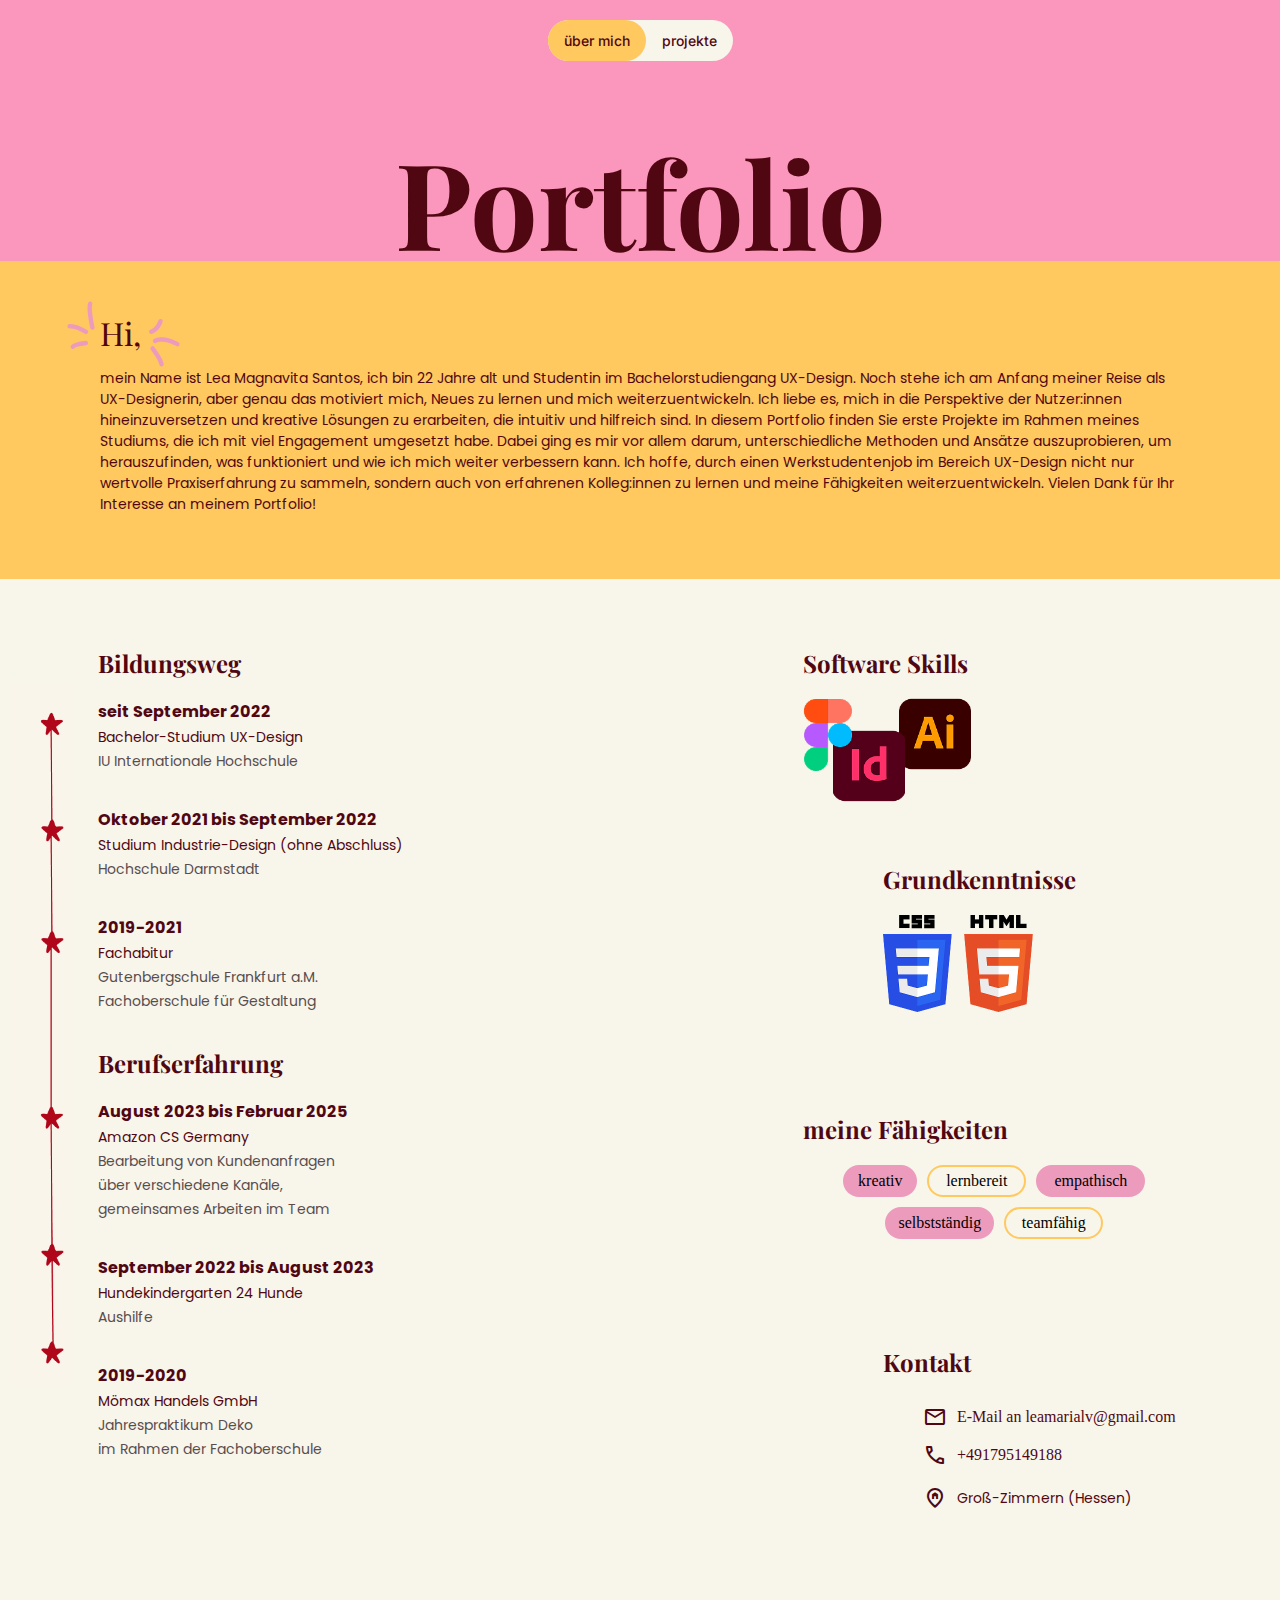
<file: index.html>
<!DOCTYPE html>
<html lang="de">

<head>
    <meta charset="UTF-8">
    <meta name="viewport" content="width=device-width, initial-scale=1.0">
    <title>Portfolio</title>
    <link rel="stylesheet"
        href="https://fonts.googleapis.com/css2?family=Material+Symbols+Outlined:opsz,wght,FILL,GRAD@20..48,100..700,0..1,-50..200&icon" />
    <link rel="preconnect" href="https://fonts.googleapis.com">
    <link rel="preconnect" href="https://fonts.gstatic.com" crossorigin>
    <link rel="preconnect" href="https://fonts.googleapis.com">
    <link rel="preconnect" href="https://fonts.gstatic.com" crossorigin>
    <link
        href="https://fonts.googleapis.com/css2?family=Inter:ital,opsz,wght@0,14..32,100..900;1,14..32,100..900&family=Playfair+Display:ital,wght@0,400..900;1,400..900&family=Poppins:ital,wght@0,100;0,200;0,300;0,400;0,500;0,600;0,700;0,800;0,900;1,100;1,200;1,300;1,400;1,500;1,600;1,700;1,800;1,900&display=swap"
        rel="stylesheet">
    
    <link rel="stylesheet" href="styles.css">


</head>

<body>
    <section class="header">
        <nav>
            <ul>
                <li><a href="index.html" class="active">über mich</a></li>
                <li><a href="projekte.html">projekte</a></li>
            </ul>
        </nav>
        <h1 id="portfolioheading">Portfolio</h1>
    </section>
    <main>
        
        <section class="anschreiben">
            <article class="hi-wrapper">
                <img id="scribblehi" src="images/scribble1.svg">
                <p class="hi">Hi,</p>
            </article>
        <details open>
            <summary id="ausklappen">klapp mich aus</summary>
            <p id="anschreiben1">mein Name ist Lea Magnavita Santos, ich bin 22 Jahre alt und Studentin im Bachelorstudiengang UX-Design.
                Noch
                stehe ich am Anfang meiner Reise als UX-Designerin, aber genau das motiviert mich, Neues zu lernen und
                mich
                weiterzuentwickeln.
                Ich liebe es, mich in die Perspektive der Nutzer:innen hineinzuversetzen und kreative Lösungen zu
                erarbeiten,
                die intuitiv und hilfreich sind.
                In diesem Portfolio finden Sie erste Projekte im Rahmen meines Studiums, die ich mit viel Engagement
                umgesetzt
                habe. Dabei ging es mir vor allem darum, unterschiedliche Methoden und Ansätze auszuprobieren, um
                herauszufinden, was funktioniert und wie ich mich weiter verbessern kann. Ich hoffe, durch einen
                Werkstudentenjob im Bereich UX-Design nicht nur wertvolle Praxiserfahrung zu sammeln, sondern auch von
                erfahrenen Kolleg:innen zu lernen und meine Fähigkeiten weiterzuentwickeln.
                Vielen Dank für Ihr Interesse an meinem Portfolio!</p>
        </details>
            
        </section>
        <section class="inhalt">
            
            
            <section class="lebenslauf">
                <img id="lebenslaufstrahl" src="images/Lebenslaufstrahl.png" alt="vertikale Linie mit Stichpunkten unterstützend zu den Lebenslaufeinträgen">
            <article class="lebenslaufcontent">
                <article id="bildungsweg">
                    <h2>Bildungsweg</h2>
                    <div class="studium2">
                        <h3>seit September 2022</h3>
                        <p>Bachelor-Studium UX-Design</p>
                        <p class="beschreibung">IU Internationale Hochschule</p>
                    </div>

                    <div class="studium1">
                        <h3>Oktober 2021 bis September 2022</h3>
                        <p>Studium Industrie-Design (ohne Abschluss)</p>
                        <p class="beschreibung">Hochschule Darmstadt</p>
                    </div>

                    <div class="fachabitur">
                        <h3>2019-2021</h3>
                        <p>Fachabitur</p>
                        <p class="beschreibung">Gutenbergschule Frankfurt a.M.</p>
                        <p class="beschreibung">Fachoberschule für Gestaltung</p>
                        
                    </div>
                </article>
                
                <article id="berufserfahrung">
                    <h2>Berufserfahrung</h2>

                    <div class="amazon">
                        <h3>August 2023 bis Februar 2025</h3>
                        <p>Amazon CS Germany</p>
                        <p class="beschreibung">Bearbeitung von Kundenanfragen</p>
                        <p class="beschreibung">über verschiedene Kanäle,</p>
                        <p class="beschreibung">gemeinsames Arbeiten im Team</p>
                    
                    </div>

                    <div class="hundekindergarten">
                        <h3>September 2022 bis August 2023</h3>
                        <p>Hundekindergarten 24 Hunde</p>
                        <p class="beschreibung">Aushilfe</p>
                    </div>

                    <div class="mömax">
                        <h3>2019-2020</h3>
                        <p>Mömax Handels GmbH</p>
                        <p class="beschreibung">Jahrespraktikum Deko</p>
                        <p class="beschreibung">im Rahmen der Fachoberschule</p>
                        
                    </div>
            </article>
                </article>
            
            </section>
            <section class="skills">

                <article class="softwareskills">
                    <h2>Software Skills</h2>
                <article class="softwarelogos">
                    <img id="figmalogo" src="images/figma_5968705 1.png" alt="Software-Skill: Figma">
                    <img id="indesignlogo" src="images/indesign_5968482 1.png" alt="Software-Skill: InDesign">
                    <img id="illustratorlogo" src="images/illustrator_5968472 1.png" alt="Software-Skill: Illustrator">
                </article>
                </article>

                <article class="grundkenntnisse">
                    <h2>Grundkenntnisse</h2>
                    <img src="images/470216 1.png" alt="Skill: html and css" width="150">
                </article>

                <article class="meinefähigkeiten">
                    <h2>meine Fähigkeiten</h2>
                    <div class="gesamteliste">
                        <ul class="skillsliste1">
                            <li class="kreativ">kreativ</li>
                            <li class="lernbereit">lernbereit</li>
                            <li class="empathisch">empathisch</li>
                        </ul>

                        <ul class=" skillsliste2">
                            <li class="selbstständig">selbstständig</li>
                            <li class="teamfähig">teamfähig</li>
                        </ul>
                    </div>
                </article>

                <article class="kontakt">
                    <h2>Kontakt</h2>
                    <ul class="kontaktliste">
                            <li class="email">
                                <span class="material-symbols-outlined">mail</span>
                                <a id="maillink" href="mailto:leamarialva@gmail.com">E-Mail an leamarialv@gmail.com</a>
                            </li>
                            <li class="handy">
                                <span class="material-symbols-outlined">call</span>
                                <a id="handynummer" href="tel:+491795149188">+491795149188</a>
                            </li>
                            <li class="wohnort">
                                <span class="material-symbols-outlined">home_pin</span>
                                <p id="wohnort">Groß-Zimmern (Hessen)</p>
                            </li>
                        </ul>
                </article>

            </section>
        </section>
    </main>
</body>

</html>
</file>
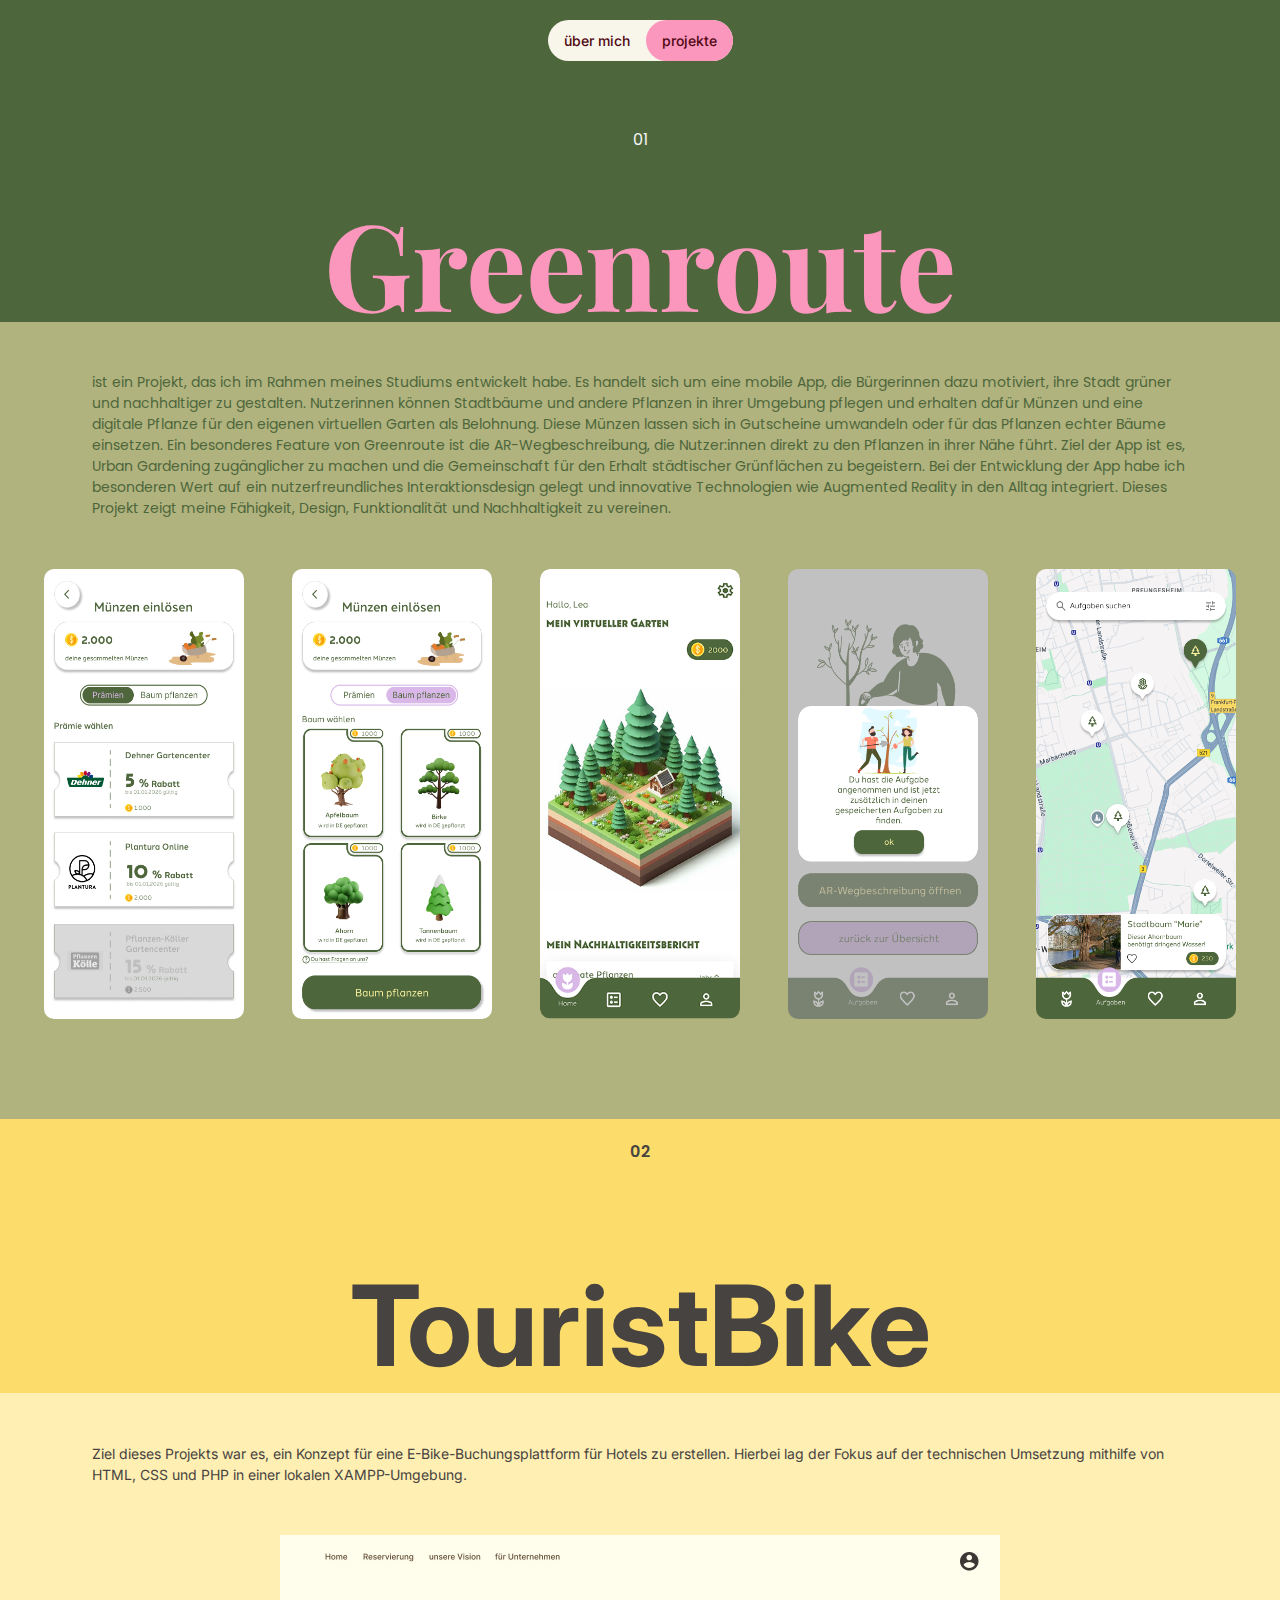
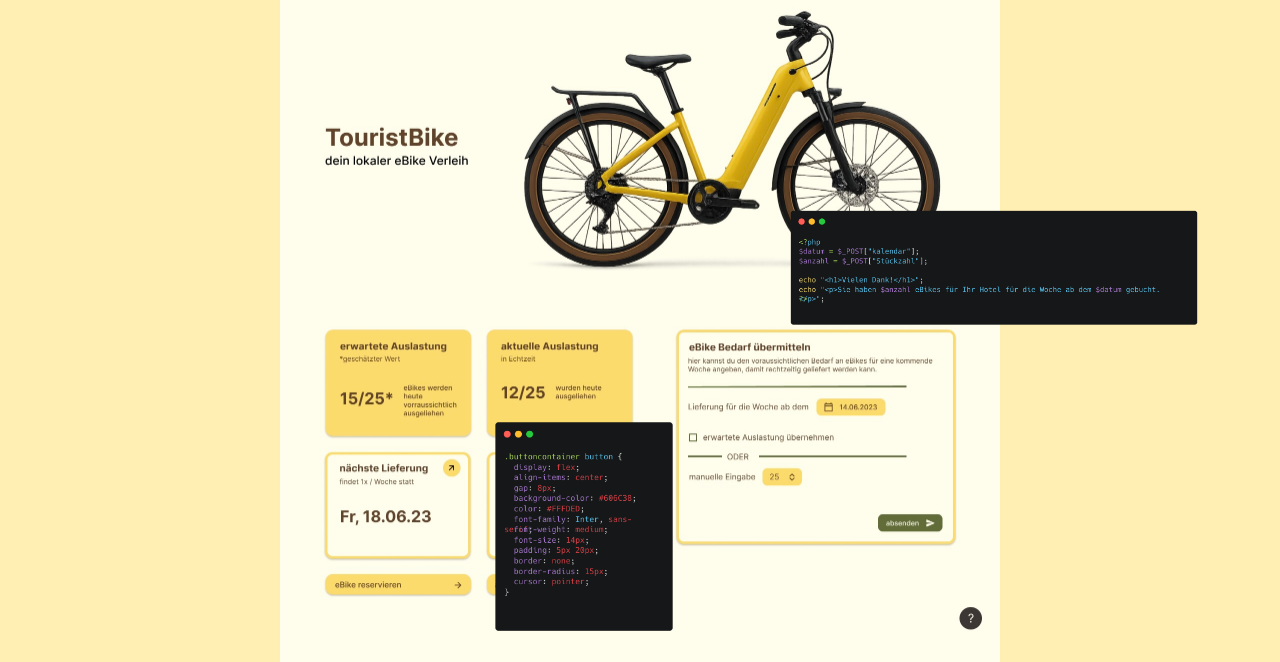
<file: projekte.html>
<!DOCTYPE html>
<html lang="de">

<head>
    <meta charset="UTF-8">
    <meta name="viewport" content="width=device-width, initial-scale=1.0">
    <title>Portfolio</title>
        <link rel="stylesheet"
        href="https://fonts.googleapis.com/css2?family=Material+Symbols+Outlined:opsz,wght,FILL,GRAD@20..48,100..700,0..1,-50..200&icon" />
    <link rel="preconnect" href="https://fonts.googleapis.com">
    <link rel="preconnect" href="https://fonts.gstatic.com" crossorigin>
    <link rel="preconnect" href="https://fonts.googleapis.com">
    <link rel="preconnect" href="https://fonts.gstatic.com" crossorigin>
    <link
        href="https://fonts.googleapis.com/css2?family=Inter:ital,opsz,wght@0,14..32,100..900;1,14..32,100..900&family=Playfair+Display:ital,wght@0,400..900;1,400..900&family=Poppins:ital,wght@0,100;0,200;0,300;0,400;0,500;0,600;0,700;0,800;0,900;1,100;1,200;1,300;1,400;1,500;1,600;1,700;1,800;1,900&display=swap"
        rel="stylesheet">
    <link rel="stylesheet" href="styles.css">

</head>

<body>
    <section class="greenrouteheader">
        <nav>
            <ul>
                <li><a href="index.html" class="nav-link">über mich</a></li>
                <li><a href="projekte.html" class="active1" aria-current="page">projekte</a></li>
            </ul>
        </nav>
                <p id="projekt01">01</p>
                <h2 class="greenroute">Greenroute</h2>

    </section>
    <main>
        <section class="greenrouteframes">
            <article>
                    <p id="greenroutetext">ist ein Projekt, das ich im Rahmen meines Studiums entwickelt habe. Es handelt sich um eine mobile
                    App, die Bürgerinnen dazu motiviert, ihre Stadt grüner und nachhaltiger zu gestalten. Nutzerinnen
                    können Stadtbäume und andere Pflanzen in ihrer Umgebung pflegen und erhalten dafür Münzen und eine
                    digitale Pflanze für den eigenen virtuellen Garten als Belohnung. Diese Münzen lassen sich in
                    Gutscheine umwandeln oder für das Pflanzen echter Bäume einsetzen.
                    Ein besonderes Feature von Greenroute ist die AR-Wegbeschreibung, die Nutzer:innen direkt zu den
                    Pflanzen in ihrer Nähe führt.
                    Ziel der App ist es, Urban Gardening zugänglicher zu machen und die Gemeinschaft für den Erhalt
                    städtischer Grünflächen zu begeistern.
                    Bei der Entwicklung der App habe ich besonderen Wert auf ein nutzerfreundliches Interaktionsdesign
                    gelegt und innovative Technologien wie Augmented Reality in den Alltag integriert. Dieses Projekt
                    zeigt meine Fähigkeit, Design, Funktionalität und Nachhaltigkeit zu vereinen.</p>
            </article>
            <article class="mockupsgreenroute">
                <img src="images/frame-gutschein-einloesen.png" alt="Greenroute Screen: Gutscheine einlösen" width="200"
                    height="450">
                <img src="images/Frame Baum pflanzen.png" alt="Greenroute Screen: Baum pflanzen" width="200"
                    height="450">
                <img src="images/Frame Home.png" alt="Greenroute Screen: Home" width="200" height="450">
                <img src="images/Frame popup.png" alt="Greenroute Screen: Pop up" width="200" height="450">
                <img src="images/FrameStadtbaum.png" alt="Greenroute Screen: Stadtbaum" width="200" height="450">
            </article>
        </section> 
    <section>
        <article class="touristbikeheader">
            <p id="projekt02">02</p>
            <h2 id="touristbikeheading">TouristBike</h2>
        </article>
        <article class="touristbikeinhalt">
            <p id="touristbiketext">Ziel dieses Projekts war es, ein Konzept für eine E-Bike-Buchungsplattform für Hotels zu erstellen.
                Hierbei lag der Fokus auf der technischen
                Umsetzung mithilfe von HTML, CSS und PHP in einer lokalen XAMPP-Umgebung.</p>
        </article>
        <article class="touristbikemockups">
            <img id="mockup" src="images/Frame 6.png" alt="TouristBike Startscreen" width="720"
                height="720">
            <img id="csscodesnippet"  src="images/csscodesnippet.png" alt="button css code snippet">
            <img id="phpcodesnippet" src="images/phpcodesnippet.png" alt=" Formularübertragung php code snippet">
        </article>
        
    </section>
    </main>
</body>

</html>
</file>
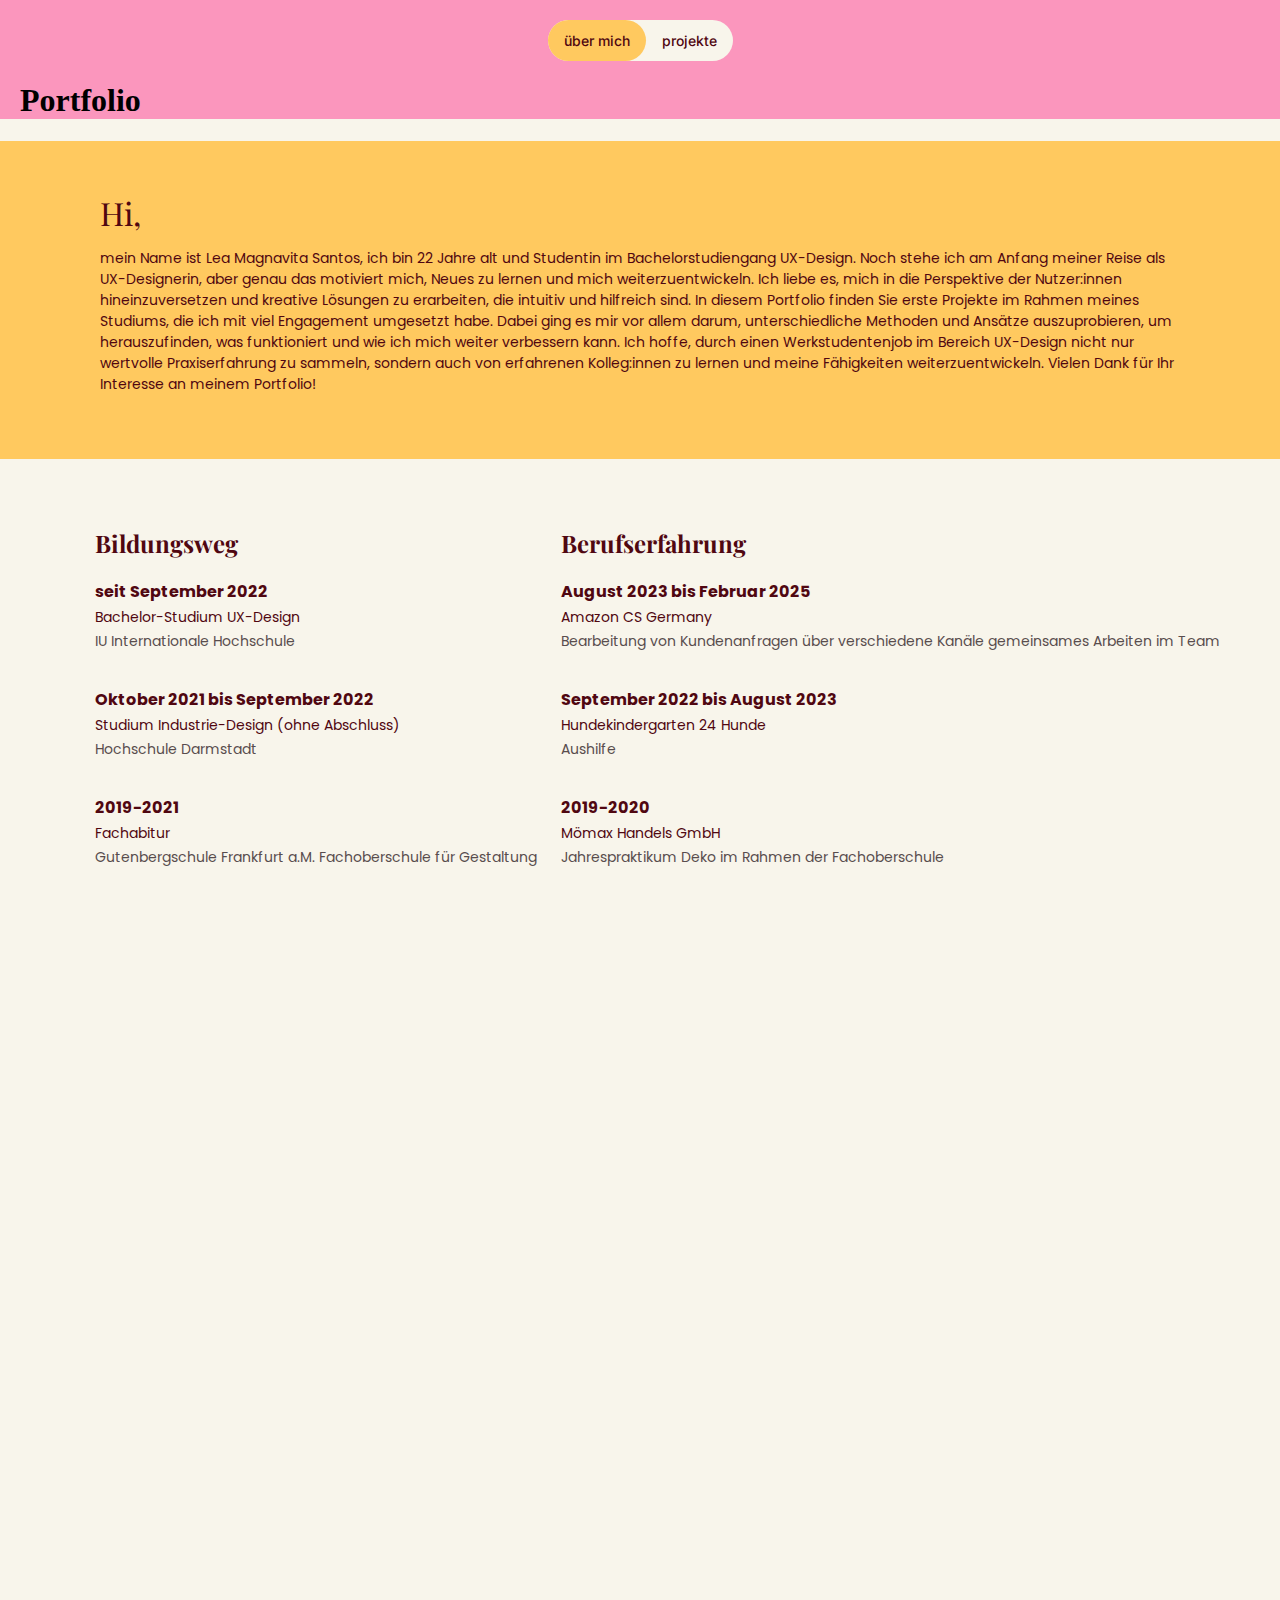
<file: übermich.html>
<!DOCTYPE html>
<html lang="de">

<head>
    <meta charset="UTF-8">
    <meta name="viewport" content="width=device-width, initial-scale=1.0">
    <title>Portfolio</title>
    <link rel="stylesheet"
        href="https://fonts.googleapis.com/css2?family=Material+Symbols+Outlined:opsz,wght,FILL,GRAD@20..48,100..700,0..1,-50..200&icon" />
    <link rel="preconnect" href="https://fonts.googleapis.com">
    <link rel="preconnect" href="https://fonts.gstatic.com" crossorigin>
    <link rel="preconnect" href="https://fonts.googleapis.com">
    <link rel="preconnect" href="https://fonts.gstatic.com" crossorigin>
    <link
        href="https://fonts.googleapis.com/css2?family=Inter:ital,opsz,wght@0,14..32,100..900;1,14..32,100..900&family=Playfair+Display:ital,wght@0,400..900;1,400..900&family=Poppins:ital,wght@0,100;0,200;0,300;0,400;0,500;0,600;0,700;0,800;0,900;1,100;1,200;1,300;1,400;1,500;1,600;1,700;1,800;1,900&display=swap"
        rel="stylesheet">
    <link rel="stylesheet" href="styles.css">
</head>

<body>
    <section class="header">
        <nav>
            <ul>
                <li><a href="übermich.html" class="active">über mich</a></li>
                <li><a href="projekte.html">projekte</a></li>
            </ul>
        </nav>
        <h1>Portfolio</h1>
    </section>
    <main>
        <section class="anschreiben">
            <p class="hi">Hi,</p>
            <p>mein Name ist Lea Magnavita Santos, ich bin 22 Jahre alt und Studentin im Bachelorstudiengang UX-Design.
                Noch
                stehe ich am Anfang meiner Reise als UX-Designerin, aber genau das motiviert mich, Neues zu lernen und
                mich
                weiterzuentwickeln.
                Ich liebe es, mich in die Perspektive der Nutzer:innen hineinzuversetzen und kreative Lösungen zu
                erarbeiten,
                die intuitiv und hilfreich sind.
                In diesem Portfolio finden Sie erste Projekte im Rahmen meines Studiums, die ich mit viel Engagement
                umgesetzt
                habe. Dabei ging es mir vor allem darum, unterschiedliche Methoden und Ansätze auszuprobieren, um
                herauszufinden, was funktioniert und wie ich mich weiter verbessern kann. Ich hoffe, durch einen
                Werkstudentenjob im Bereich UX-Design nicht nur wertvolle Praxiserfahrung zu sammeln, sondern auch von
                erfahrenen Kolleg:innen zu lernen und meine Fähigkeiten weiterzuentwickeln.
                Vielen Dank für Ihr Interesse an meinem Portfolio!</p>
        </section>
        <section class="inhalt">
            <section class="lebenslauf">
                <article>
                    <h2>Bildungsweg</h2>

                    <div class="studium2">
                        <h3>seit September 2022</h3>
                        <p>Bachelor-Studium UX-Design</p>
                        <p class="beschreibung">IU Internationale Hochschule</p>
                    </div>

                    <div class="studium1">
                        <h3>Oktober 2021 bis September 2022</h3>
                        <p>Studium Industrie-Design (ohne Abschluss)</p>
                        <p class="beschreibung">Hochschule Darmstadt</p>
                    </div>

                    <div class="fachabitur">
                        <h3>2019-2021</h3>
                        <p>Fachabitur</p>
                        <p class="beschreibung">Gutenbergschule Frankfurt a.M.
                            
                            Fachoberschule für Gestaltung
                        </p>
                    </div>

                </article>
                <article>
                    <h2>Berufserfahrung</h2>

                    <div class="amazon">
                        <h3>August 2023 bis Februar 2025</h3>
                        <p>Amazon CS Germany</p>
                        <p class="beschreibung">Bearbeitung von Kundenanfragen
                            
                            über verschiedene Kanäle
                            gemeinsames Arbeiten im Team
                        </p>
                    </div>

                    <div class="hundekindergarten">
                        <h3>September 2022 bis August 2023</h3>
                        <p>Hundekindergarten 24 Hunde</p>
                        <p class="beschreibung">Aushilfe</p>
                    </div>

                    <div class="mömax">
                        <h3>2019-2020</h3>
                        <p>Mömax Handels GmbH</p>
                        <p class="beschreibung">Jahrespraktikum Deko
                            
                            im Rahmen der Fachoberschule
                        </p>
                    </div>

                </article>
            </section>
            <section class="skills">

                <article class="softwareskills">
                    <h2>Software Skills</h2>
                    <img src="images/figma_5968705 1.png" alt="figma logo" width="65" height="65">
                    <img src="images/indesign_5968482 1.png" alt="indesign logo" width="65" height="65">
                    <img src="images/illustrator_5968472 1.png" alt="illustrator logo" width="65" height="65">
                </article>

                <article class="grundkenntnisse">
                    <h2>Grundkenntnisse</h2>
                    <img src="images/470216 1.png" alt="html and css logo" width="150">
                </article>

                <article class="meinefähigkeiten">
                    <h2>meine Fähigkeiten</h2>
                    <div class="gesamteliste">
                        <ul class="skillsliste1">
                            <li class="kreativ">kreativ</li>
                            <li class="lernbereit">lernbereit</li>
                            <li class="empathisch">empathisch</li>
                        </ul>

                        <ul class=" skillsliste2">
                            <li class="selbstständig">selbstständig</li>
                            <li class="teamfähig">teamfähig</li>
                        </ul>
                    </div>
                </article>

                <article class="kontakt">
                    <h2>Kontakt</h2>
                    <ul class="kontaktliste">
                            <li class="email">
                                <span class="material-symbols-outlined">mail</span>
                                <p>leamarialva@gmail.com</p>
                            </li>
                            <li class="handy">
                                <span class="material-symbols-outlined">call</span>
                                <p>+491795149188</p>
                            </li>
                            <li class="wohnort">
                                <span class="material-symbols-outlined">home_pin</span>
                                <p>Groß-Zimmern (Hessen)</p>
                            </li>
                        </ul>
                </article>

            </section>
        </section>
    </main>
</body>

</html>
</file>
<file: styles.css>
@charset "UTF-8";
html {
  font-size: 16px;
}

body {
  margin: 0;
  padding: 0;
  background-color: #F8F5EB;
  overflow-x: hidden;
}

.header {
  background-color: #FB96BD;
  padding: 1.25rem;
  padding-bottom: 0;
}

nav {
  background-color: #F8F5EB;
  width: fit-content;
  border-radius: 50px;
  margin: 0 auto;
  position: sticky;
  top: 0;
  z-index: 100;
  display: flex;
  justify-content: center;
}
nav ul {
  list-style-type: none;
  padding: 0;
  margin: 0 auto;
  display: flex;
  justify-content: center;
}
nav ul li {
  border-radius: 50px;
}
nav ul li a {
  display: block;
  color: #500711;
  font-family: "inter", sans-serif;
  font-weight: 500;
  font-size: 14px;
  padding: 0.75rem 1rem;
  text-decoration: none;
  border-radius: 50px;
}
nav ul li a.active {
  background-color: #ffc95f;
}
nav ul li a.active1 {
  background-color: #FB96BD;
}

#portfolioheading {
  font-family: "Playfair Display", serif;
  font-size: 7.5rem;
  color: #500711;
  text-align: center;
  margin-bottom: 0;
  line-height: 1;
}

.greenrouteheader {
  background-color: #4E663B;
  padding: 1.25rem;
  padding-bottom: 0;
}

#projekt01 {
  color: #F5F5F5;
  font-size: 1rem;
  text-align: center;
  position: relative;
  top: 3.125rem;
}

.greenroute {
  color: #FB96BD;
  font-size: 7.5rem;
  text-align: center;
  line-height: 1;
  margin-bottom: 0;
}

.greenrouteframes {
  margin: 0 auto;
  padding: 3.125rem;
  background-color: #B1B37E;
}
.greenrouteframes p {
  font-family: "Poppins", sans-serif;
  line-height: 1.5;
  color: #4E663B;
}

.mockupsgreenroute {
  display: flex;
  padding: 3.125rem 3.125rem;
  gap: 1rem;
  justify-content: center;
  margin: 0;
}
.mockupsgreenroute img {
  border-radius: 10px;
}

h2 {
  font-family: "Playfair Display", serif;
  font-size: 1.5rem;
  color: #500711;
}

h3 {
  font-family: "Poppins", sans-serif;
  font-size: 1rem;
  font-weight: bold;
  color: #500711;
}

p {
  font-family: "Poppins", sans-serif;
  font-size: 0.875rem;
  font-weight: normal;
  color: #500711;
}

.anschreiben,
#anschreiben1 {
  position: relative;
  z-index: 2;
}

#ausklappen {
  padding-top: 1rem;
  font-family: "Poppins", sans-serif;
  color: #500711;
  font-size: 0.875rem;
}

.hi {
  position: relative;
  z-index: 3;
  top: -3%;
  margin: 0;
  font-family: "Playfair Display", serif;
  font-size: 2rem;
  font-weight: normal;
  color: #500711;
  margin-bottom: 0;
}

#scribblehi {
  position: absolute;
  z-index: 1;
  top: -65%;
  left: -90%;
  width: 300%;
}

.hi-wrapper {
  position: relative;
  display: inline-block;
}

.beschreibung {
  font-family: "Poppins", sans-serif;
  font-size: 0.875rem;
  font-weight: normal;
  color: #594d4e;
}

.anschreiben {
  background-color: #ffc95f;
  padding: 3.125rem 6.25rem;
}

.inhalt {
  display: flex;
  justify-content: space-between;
  align-items: flex-start;
  gap: 6.25rem;
  max-width: 68.75rem;
  margin: 0 auto;
  padding: 0 5.938rem;
  padding-top: 3rem;
}

#lebenslaufstrahl {
  height: 43rem;
  margin-top: 3.5rem;
  display: block;
  margin: 3.5rem auto 0 -85px;
  width: 4rem;
  height: auto;
  max-height: 100%;
  object-fit: contain;
}

.lebenslauf {
  display: flex;
  align-items: flex-start;
  gap: 1.5rem;
  flex-direction: row;
  white-space: nowrap;
}
.lebenslauf article {
  margin-bottom: 2rem;
}

.studium2,
.studium1,
.amazon,
.fachabitur,
.hundekindergarten,
.mömax {
  margin-bottom: 2.188rem;
}
.studium2 h3,
.studium2 p,
.studium1 h3,
.studium1 p,
.amazon h3,
.amazon p,
.fachabitur h3,
.fachabitur p,
.hundekindergarten h3,
.hundekindergarten p,
.mömax h3,
.mömax p {
  margin: 0 auto;
  margin-bottom: 0.188rem;
}

.studium2 .amazon {
  margin-top: 2.188rem;
}

.grundkenntnisse,
.kontakt {
  padding-bottom: 4.813rem;
  margin: 0;
  padding-left: 5rem;
}

.meinefähigkeiten {
  padding-bottom: 4.813rem;
  margin: 0;
}

.grundkenntnisse {
  padding-top: 9rem;
}

.softwareskills {
  margin-bottom: 0;
}

.skillsliste1,
.skillsliste2 {
  display: flex;
  flex-wrap: wrap;
  list-style: none;
  gap: 0.625rem;
  justify-content: center;
  padding: 0;
  margin: 0;
  padding-bottom: 0.625rem;
}

.kreativ,
.empathisch,
.selbstständig {
  background-color: #ED9BBD;
  border-radius: 50px;
  padding: 0.438rem;
  width: 5.938rem;
  text-align: center;
}

.kreativ {
  width: 3.75rem;
}

.teamfähig,
.lernbereit {
  border: 0.125rem solid #FFC95F;
  border-radius: 50px;
  width: 5.938rem;
  text-align: center;
  padding-top: 0.313rem;
}

.kontaktliste {
  display: flex;
  flex-direction: column;
}

.kontaktliste .email,
.handy,
.wohnort {
  display: flex;
  align-items: center;
}
.kontaktliste .email li,
.handy li,
.wohnort li {
  margin-right: 0.625rem;
}

#maillink,
#handynummer {
  color: #500711;
  text-decoration: none;
  white-space: nowrap;
  padding: 10px;
}
#maillink:hover,
#handynummer:hover {
  text-decoration: underline;
  text-decoration-color: #500711;
}

#wohnort {
  padding-left: 10px;
}

.material-symbols-outlined {
  color: #500711;
}

.touristbikeheader {
  background-color: #FCDC6B;
}
.touristbikeheader #touristbikeheading {
  font-family: "Inter", sans-serif;
  font-size: 7rem;
  text-align: center;
  margin-bottom: 0;
}
.touristbikeheader #projekt02 {
  text-align: center;
  padding-top: 1.25rem;
  margin-top: 0;
  color: #474341;
  font-size: 1rem;
  font-weight: 600;
}

#touristbikeheading,
#projekt02,
#touristbiketext {
  color: #474341;
}

.touristbikeinhalt #touristbiketext {
  margin: 0 auto;
  padding: 3.125rem;
  font-family: "Inter", sans-serif;
  line-height: 1.5;
}

.touristbikeinhalt,
.touristbikemockups {
  background-color: #FFEFB3;
}

.touristbikemockups {
  position: relative;
  overflow: hidden;
  display: flex;
  justify-content: center;
  align-items: center;
  width: 100%;
}
.touristbikemockups #mockup,
.touristbikemockups #csscodesnippet,
.touristbikemockups #phpcodesnippet {
  max-width: 100%;
  height: auto;
  display: block;
}
.touristbikemockups #mockup {
  max-width: 90%;
  height: auto;
}
.touristbikemockups #csscodesnippet {
  position: absolute;
  z-index: 2;
  top: auto;
  bottom: 0;
  right: 45%;
  width: 15rem;
  border-radius: 6rem;
}
.touristbikemockups #phpcodesnippet {
  position: absolute;
  z-index: 1;
  top: 34%;
  left: 59.5%;
  bottom: 0;
  width: 29rem;
  border-radius: 6rem;
}

.softwarelogos {
  position: relative;
}
.softwarelogos #figmalogo {
  position: absolute;
  z-index: 3;
  left: -0.7rem;
  width: 4.5rem;
  height: 4.5rem;
}
.softwarelogos #indesignlogo {
  position: absolute;
  z-index: 2;
  left: 1.9rem;
  top: 1.9rem;
  width: 4.5rem;
  height: 4.5rem;
}
.softwarelogos #illustratorlogo {
  position: absolute;
  z-index: 1;
  top: -0.1rem;
  left: 6rem;
  width: 4.5rem;
  height: 4.5rem;
}

.greenrouteframes,
.touristbikeinhalt {
  margin-left: auto;
  margin-right: auto;
  padding-left: 1.5rem;
  padding-right: 1.5rem;
}

@media (max-width: 768px) {
  .inhalt {
    flex-direction: column;
  }
  .grundkenntnisse,
  .kontakt {
    padding-left: 0;
  }
  .skills {
    margin-top: -35%;
  }
  #portfolioheading,
  .greenroute,
  .touristbikeheader #touristbikeheading {
    font-size: 70px;
  }
  .touristbikemockups {
    flex-direction: column;
    align-items: center;
    padding: 1rem;
    overflow: hidden;
  }
  .touristbikemockups #mockup,
  .touristbikemockups #csscodesnippet,
  .touristbikemockups #phpcodesnippet {
    position: static;
    width: 100%;
    max-width: 500px;
    height: auto;
    margin: 0.5rem 0;
    border-radius: 1rem;
  }
  .touristbikemockups #csscodesnippet,
  .touristbikemockups #phpcodesnippet {
    max-width: 350px;
  }
  .touristbikemockups #mockup {
    max-width: 400px;
  }
  .touristbikeinhalt {
    text-align: left;
    padding-left: 1.3rem;
  }
  .touristbikeinhalt #touristbiketext {
    margin: 0;
    max-width: none;
  }
  .mockupsgreenroute {
    display: flex;
    flex-wrap: nowrap;
    overflow: auto;
  }
  .mockupsgreenroute img {
    flex: 0 0 auto;
  }
}
@media (min-width: 768px) {
  .anschreiben {
    pointer-events: none;
  }
  .anschreiben [open] {
    overflow: visible;
  }
  .anschreiben [open] summary {
    display: none;
  }
  .anschreiben [open] summary p {
    display: block;
  }
}
@media (min-width: 1200px) and (max-width: 1599px) {
  .inhalt {
    gap: 25rem;
  }
  #greenroutetext,
  #touristbiketext {
    width: 89%;
    text-align: left;
    margin: 0 auto;
  }
  .mockupsgreenroute {
    gap: 3rem;
  }
}
@media (min-width: 1600px) {
  .inhalt {
    gap: 25rem;
    max-width: 1600px;
  }
  .main {
    max-width: 1600px;
    margin: 0 auto;
  }
  #greenroutetext,
  #touristbiketext {
    width: 89%;
    text-align: left;
    margin: 0 auto;
  }
  .mockupsgreenroute {
    gap: 3rem;
  }
  .touristbikemockups {
    position: relative;
    overflow: hidden;
    display: flex;
    justify-content: center;
    align-items: center;
    width: 100%;
  }
  .touristbikemockups #mockup,
  .touristbikemockups #csscodesnippet,
  .touristbikemockups #phpcodesnippet {
    max-width: 120%;
    height: auto;
    display: block;
  }
  .touristbikemockups #mockup {
    max-width: 90%;
    height: auto;
  }
  .touristbikemockups #csscodesnippet {
    position: absolute;
    z-index: 2;
    top: auto;
    bottom: 0;
    right: 75%;
    width: 20rem;
    border-radius: 6rem;
  }
  .touristbikemockups #phpcodesnippet {
    position: absolute;
    z-index: 1;
    top: 34%;
    left: 60%;
    bottom: 0;
    width: 40rem;
    border-radius: 6rem;
  }
}

/*# sourceMappingURL=styles.css.map */
</file>
